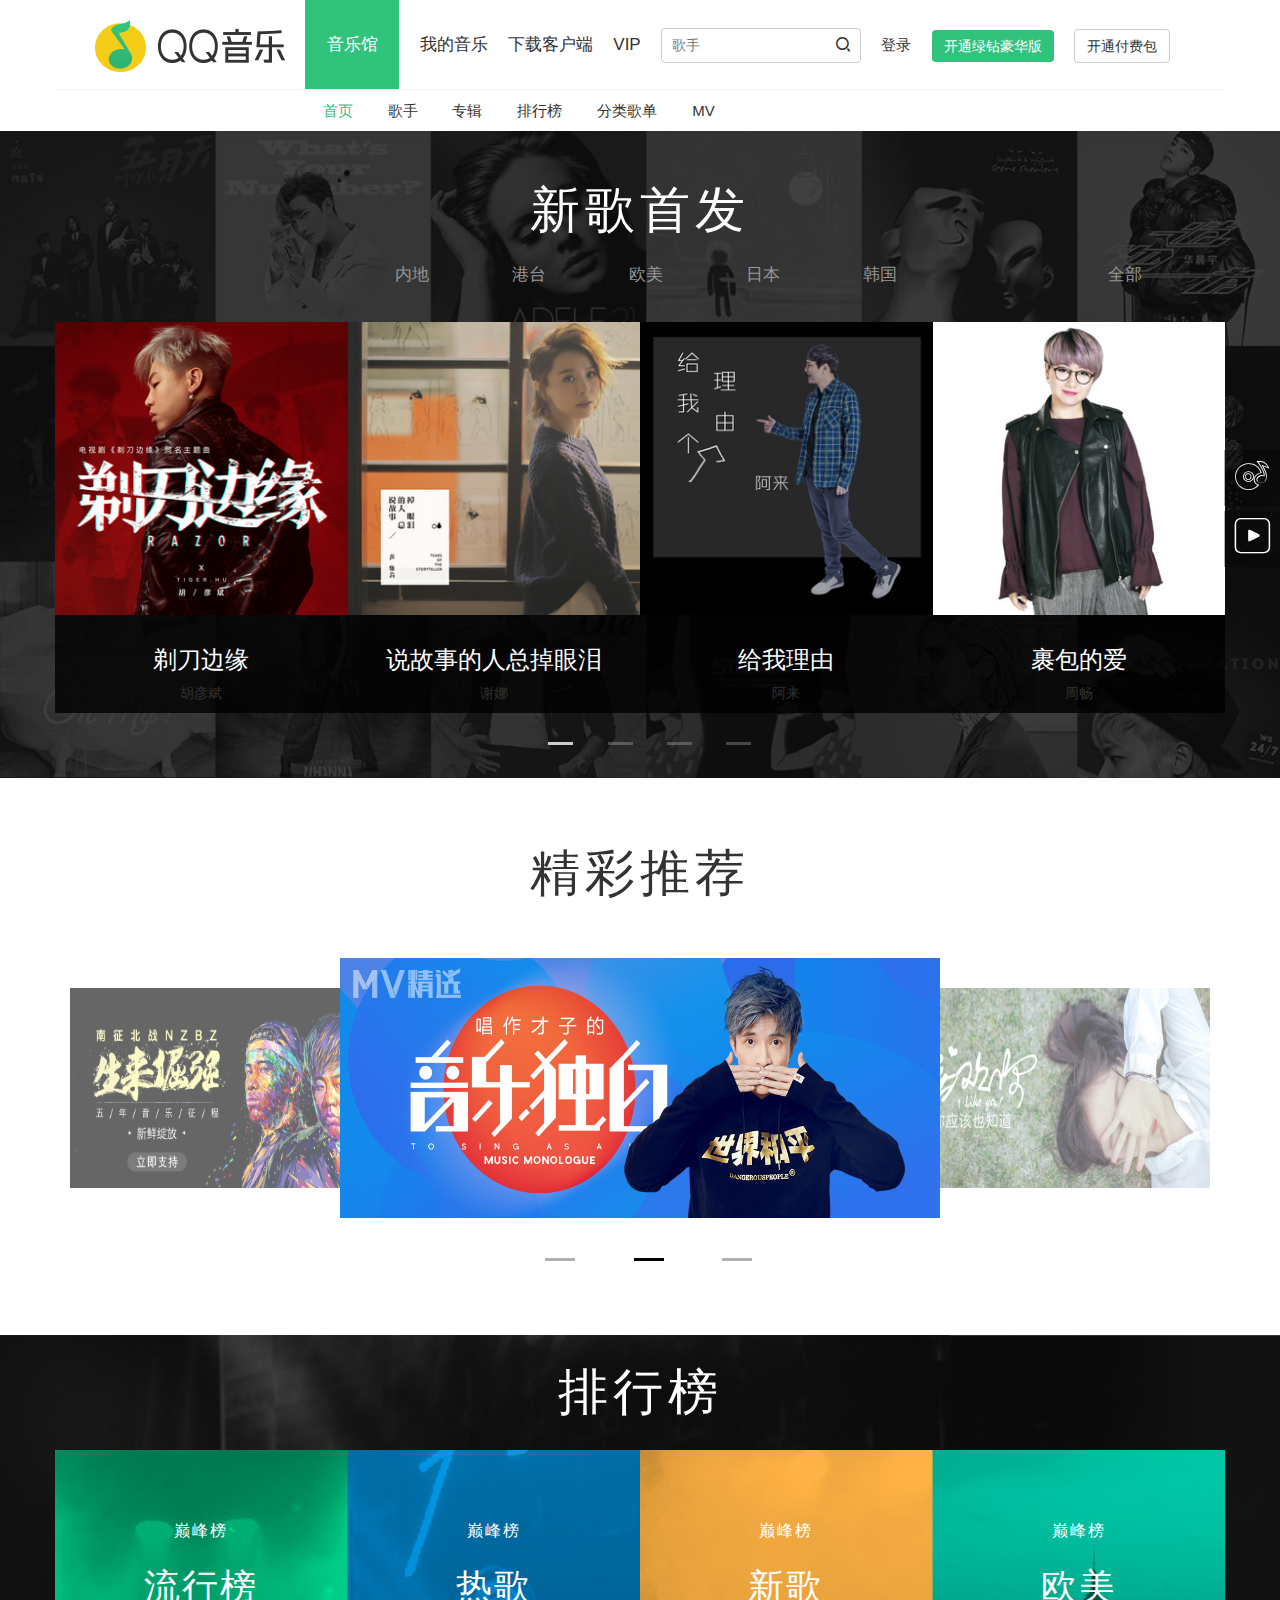
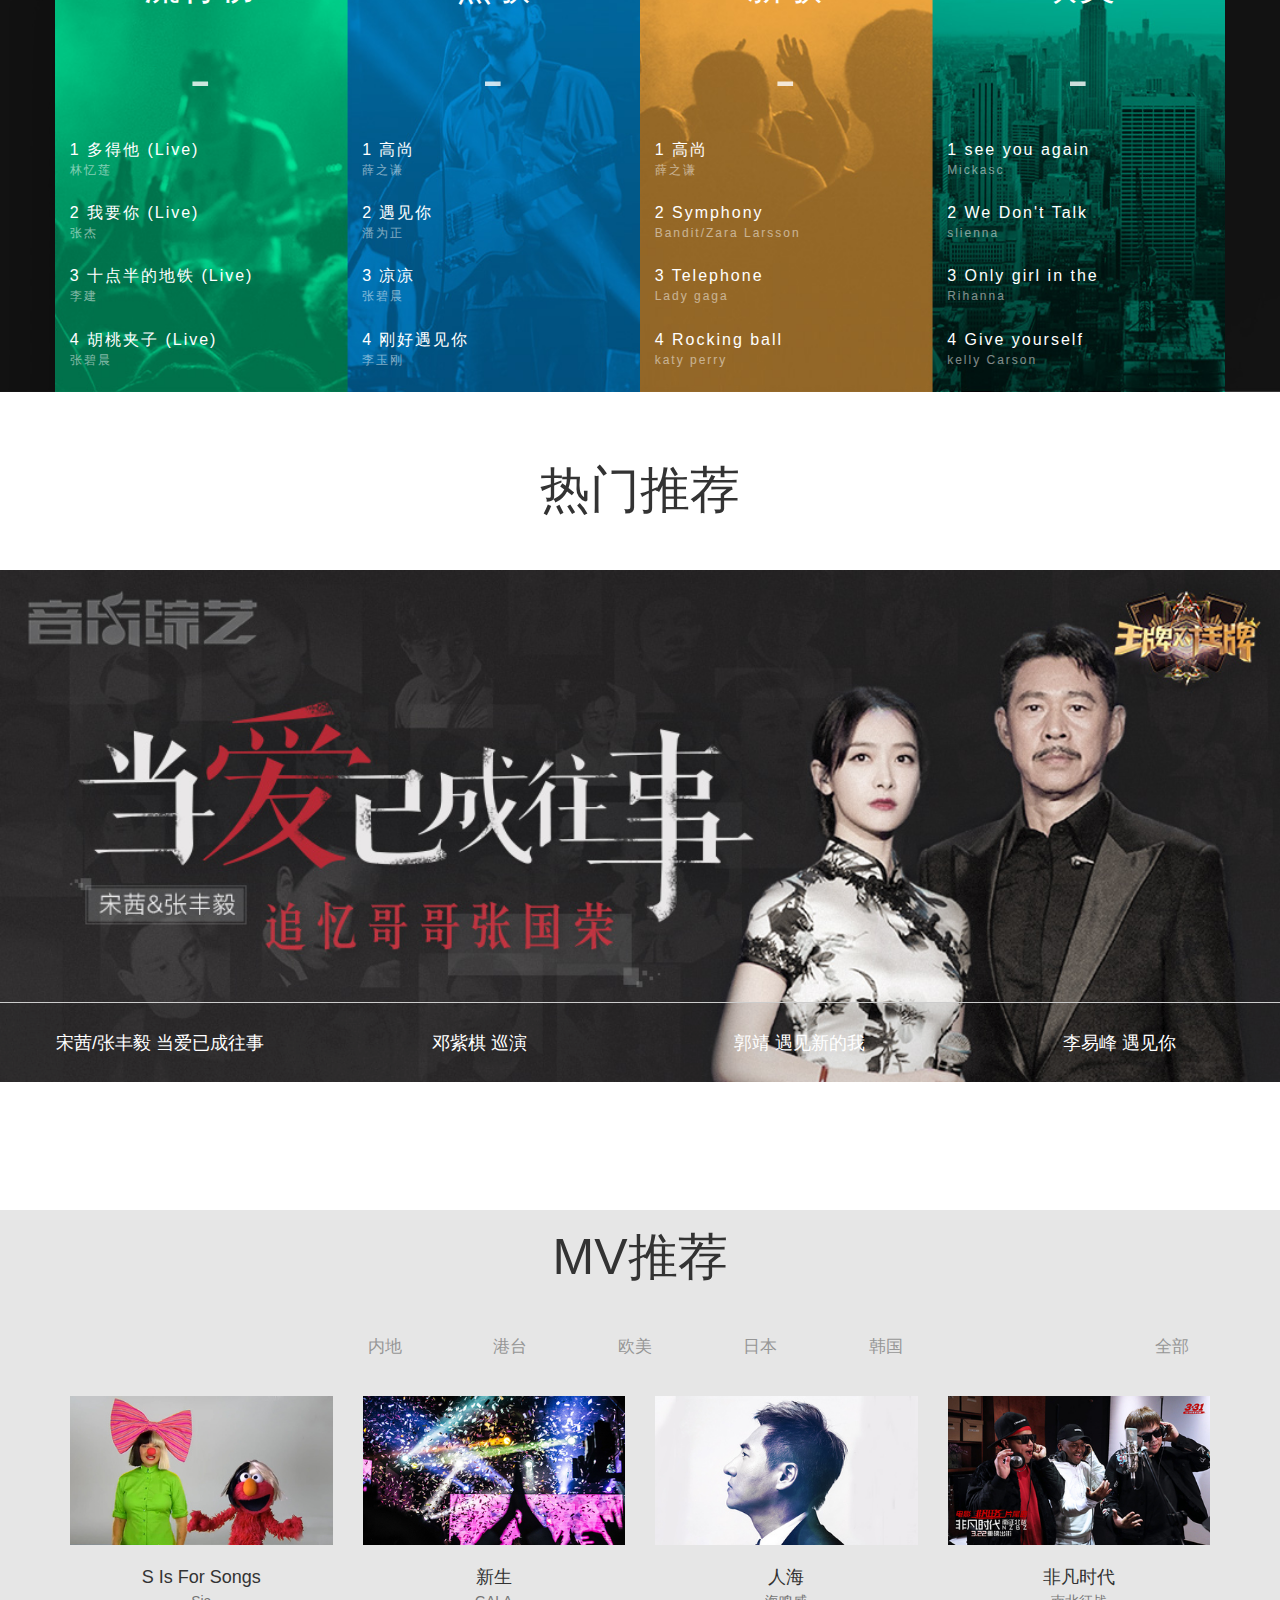
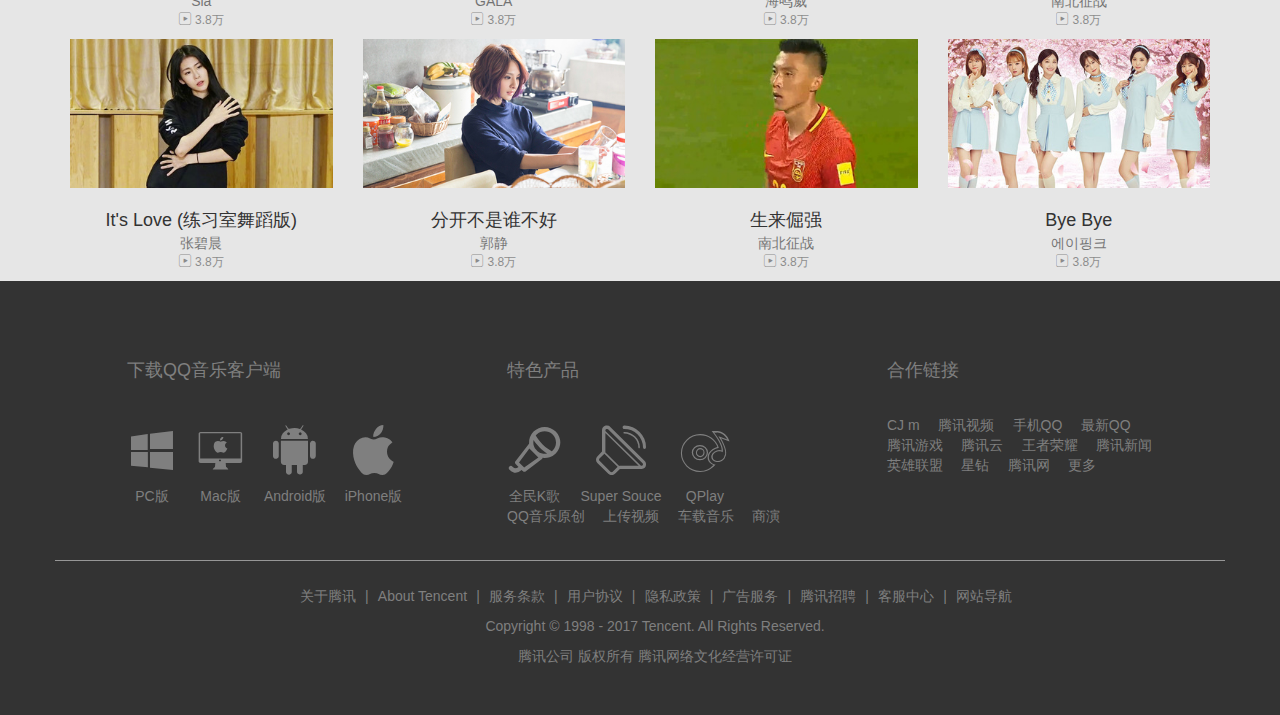
<file: index.html>
<!DOCTYPE html>
<html lang="en">
<head>
	<meta charset="UTF-8">
	<title>QQ音乐 - 中国最新最全免费正版高品质音乐平台！</title>
    <link rel="shortcut icon" href="./images/titlelogo.png"/>
	<link rel="stylesheet" type="text/css" href="./css/normalize.css">
    <link rel="stylesheet" type="text/css" href="css/bootstrap.min.css">
    <link rel="stylesheet" type="text/css" href="./css/qqmusic.css">
    <script src="js/jquery-1.11.3.js"></script>
    <script src="js/bootstrap.js"></script>
</head>
<body>
<!-- 顶部导航栏 -->
<div class="container">
	<div class="head-top">
	       <!-- 顶部菜单 -->
	     	<ul class="headTop row">
	     	<li><a class="" href="#"><img src="images/logo.png" alt=""></a></li>
	  		<li class=""><a href="#">音乐馆</a></li>
	  		<li class=""><a href="#">我的音乐</a></li>
	  		<li class=""><a href="#">下载客户端</a></li>
	  		<li class=""><a href="#">VIP</a></li>
	  		<li class="drowli"><a href=""></a><input type="search" class="singer-search" placeholder="歌手"><i icon="icon-search">n</i><ul id="head-top-Drowdown" class="list-group head-top-Drowdown">
	  			 <li class="list-group-item">1、张碧晨</li>
				 <li class="list-group-item">2、华晨宇</li>
				 <li class="list-group-item">3、谭晶</li>
				 <li class="list-group-item">4、陈奕迅</li>
				 <li class="list-group-item">5、赵雷</li>
	  		</ul></li>
	  		<li><a href="#" class="dl-personal" data-toggle="modal" data-target="#mymodal-data">登录</a></li>
	  		<li><a href="#"><button class="btn btn-success">开通绿钻豪华版</button></a></li>
	  		<li><a href="#"><button class="btn btn-default">开通付费包</button></a></li>
	        <li><a href="#"><button class="btn btn-default mobile-menu">三</button></a>
	        </li>
	  	</ul>
	  	</div>
	  	<!-- 顶部菜单2 -->
	  	<div class="container row head-top-2">
	  	<ul class="col-md-10 col-md-offset-2 headTop2">
	  		<li><a href="#" style="color:#31C27C;">首页</a></li>
	  		<li><a href="#">歌手</a></li>
	  		<li><a href="#">专辑</a></li>
	  		<li><a href="#">排行榜</a></li>
	  		<li><a href="#">分类歌单</a></li>
	  		<li><a href="#">MV</a></li>
	  	</ul>
	  	</div>
	  	<!-- 相应手机端菜单 -->
	   <div class="list-group mobilemenu-list">
         <a href="#" class="list-group-item">音乐馆</a>
		 <a href="#" class="list-group-item">我的音乐</a>
		 <a href="#" class="list-group-item">下载客户端</a>
		 <a href="#" class="list-group-item">绿钻专场</a>
		 <a href="#" class="list-group-item">关于</a>
</div>
	</div>

<!-- 模态框	 -->
<div class="modal fade" id="mymodal-data" tabindex="-1" role="dialog" aria-labelledby="mySmallModalLabel" aria-hidden="true">
	<div class="modal-dialog">
		<div class="modal-content">
			<div class="modal-header">
				<button type="button" class="close" data-dismiss="modal"><span aria-hidden="true">&times;</span><span class="sr-only">Close</span></button>
			</div>
			<div class="modal-body">
			<!-- 二维码登录页 -->
			   <div class="ewm-login">
				<p>快速安全登录</p>
				<p>请使用<a href="">QQ手机版</a>扫描二维码，</p>
                <p>安全登录，防止盗号。</p>
                <a href=""><img src="images/erweima.png" alt=""></a>
                </div>
                <!-- 账号登录页 -->
                <div class="zh-login">
                	<p>帐号密码登录</p>
                    <p>推荐使用<a href="#" class="ks-login">快速安全登录</a>，防止盗号。</p>
			    <form>
			    <input type="text" class="form-control username" placeholder="支持QQ号/邮箱/手机号登录"><br>
			    <input type="password" class="form-control password" placeholder="密码"><br>
			    <button data-dismiss="modal" class="btn-login btn btn-primary btn-lg btn-block">登录</button>
			    </form>
                </div>
			</div>
			<div class="modal-footer">
				<a href="#" class="motai-qiehuan">账号密码登录</a><a href=""> | </a>
				<a href="#">注册新账号</a><a href=""> | </a>
				<a href="#">意见反馈</a>
			</div>
		</div>
	</div>
</div>

<!-- 主体一 -->
<div id="main-head">
    <h1>新歌首发</h1>
    <div class="container">
    <ul class="gequfenlei-1 col-sm-offset-3 row">
    	<li><a href="#">内地</a></li>
    	<li><a href="#">港台</a></li>
    	<li><a href="#">欧美</a></li>
    	<li><a href="#">日本</a></li>
    	<li><a href="#">韩国</a></li>
    	<li><a href="#">全部</a></li>
    </ul>
    </div>
    <span href="" class="ic-left"><i icon="icon-left">k</i></span>
    <span href="" class="ic-right"><i icon="icon-right">k</i></span>
    <div class="container" id="lunboBox">
    <div id="lunbo">
    	<div class="pull-left lb-item">
    		<ul class="lunbo-img">
    			<li>
    			    <div class="img-zhezhao"></div>
    			    <i icon="icon-search">i</i>
    				<img class="lunbo-img-zj" src="./images/1.jpg">
    				<h3 class="singer-msg">剃刀边缘<i icon="icon-search">j</i></h3>
    				<p class="singer-msg">胡彦斌</p>
    			</li>

    			<li>
    			<div class="img-zhezhao"></div>
    			<i icon="icon-search">i</i>
    			<img src="./images/2.jpg">
    			    <h3 class="singer-msg">说故事的人总掉眼泪<i icon="icon-search">j</i></h3>
    				<p class="singer-msg">谢娜</p>
    			</li>

    			<li>
    			   <div class="img-zhezhao"></div>
    			   <i icon="icon-search">i</i>
    				<img src="./images/3.jpg">
    				<h3 class="singer-msg">给我理由<i icon="icon-search">j</i></h3>
    				<p class="singer-msg">阿来</p>
    			</li>

    			<li>
    			    <div class="img-zhezhao"></div>
    			    <i icon="icon-search">i</i>
    				<img src="./images/4.jpg">
    				<h3 class="singer-msg">裹包的爱<i icon="icon-search">j</i></h3>
    				<p class="singer-msg">周畅</p>
    			</li>
    		</ul>
    	</div>
    	<div class="pull-left lb-item">
    		<ul class="lunbo-img">
    			<li>
    			    <div class="img-zhezhao"></div>
    			    <i icon="icon-search">i</i>
    				<img class="lunbo-img-zj" src="./images/5.jpg">
    				<h3 class="singer-msg">Single Boy<i icon="icon-search">j</i></h3>
    				<p class="singer-msg">尚雯婕</p>
    			</li>

    			<li>
    			<div class="img-zhezhao"></div>
    			<i icon="icon-search">i</i>
    			<img src="./images/6.jpg">
    			    <h3 class="singer-msg">Don't say<i icon="icon-search">j</i></h3>
    				<p class="singer-msg">陈梓童</p>
    			</li>

    			<li>
    			   <div class="img-zhezhao"></div>
    			   <i icon="icon-search">i</i>
    				<img src="./images/7.jpg">
    				<h3 class="singer-msg">回看<i icon="icon-search">j</i></h3>
    				<p class="singer-msg">宁桓宇</p>
    			</li>

    			<li>
    			    <div class="img-zhezhao"></div>
    			    <i icon="icon-search">i</i>
    				<img src="./images/8.jpg">
    				<h3 class="singer-msg">旧日情书<i icon="icon-search">j</i></h3>
    				<p class="singer-msg">水木年华</p>
    			</li>
    		</ul>
    	</div>
    	<div class="pull-left lb-item">
    		<ul class="lunbo-img">
    			<li>
    			    <div class="img-zhezhao"></div>
    			    <i icon="icon-search">i</i>
    				<img class="lunbo-img-zj" src="./images/9.jpg">
    				<h3 class="singer-msg">Lundun<i icon="icon-search">j</i></h3>
    				<p class="singer-msg">全英音乐</p>
    			</li>

    			<li>
    			<div class="img-zhezhao"></div>
    			<i icon="icon-search">i</i>
    			<img src="./images/10.jpg">
    			    <h3 class="singer-msg">你和他故事<i icon="icon-search">j</i></h3>
    				<p class="singer-msg">刘锦泽</p>
    			</li>

    			<li>
    			   <div class="img-zhezhao"></div>
    			   <i icon="icon-search">i</i>
    				<img src="./images/11.jpg">
    				<h3 class="singer-msg">SNH48<i icon="icon-search">j</i></h3>
    				<p class="singer-msg">未来</p>
    			</li>

    			<li>
    			    <div class="img-zhezhao"></div>
    			    <i icon="icon-search">i</i>
    				<img src="./images/12.jpg">
    				<h3 class="singer-msg">逃<i icon="icon-search">j</i></h3>
    				<p class="singer-msg">黄汐源</p>
    			</li>
    		</ul>
    	</div>
    	<div class="pull-left lb-item">
    		<ul class="lunbo-img">
    			<li>
    			    <div class="img-zhezhao"></div>
    			    <i icon="icon-search">i</i>
    				<img class="lunbo-img-zj" src="./images/13.jpg">
    				<h3 class="singer-msg">年华<i icon="icon-search">j</i></h3>
    				<p class="singer-msg">潘为正</p>
    			</li>

    			<li>
    			<div class="img-zhezhao"></div>
    			<i icon="icon-search">i</i>
    			<img src="./images/14.jpg">
    			    <h3 class="singer-msg">月光曲<i icon="icon-search">j</i></h3>
    				<p class="singer-msg">林小浩</p>
    			</li>

    			<li>
    			   <div class="img-zhezhao"></div>
    			   <i icon="icon-search">i</i>
    				<img src="./images/15.jpg">
    				<h3 class="singer-msg">相遇车站<i icon="icon-search">j</i></h3>
    				<p class="singer-msg">陈小浩</p>
    			</li>

    			<li>
    			    <div class="img-zhezhao"></div>
    			    <i icon="icon-search">i</i>
    				<img src="./images/8.jpg">
    				<h3 class="singer-msg">狼<i icon="icon-search">j</i></h3>
    				<p class="singer-msg">刘木木</p>
    			</li>
    		</ul>
    	</div>
    	<div class="pull-left lb-item">
    		<ul class="lunbo-img">
    			<li>
    			    <div class="img-zhezhao"></div>
    			    <i icon="icon-search">i</i>
    				<img class="lunbo-img-zj" src="./images/1.jpg">
    				<h3 class="singer-msg">剃刀边缘<i icon="icon-search">j</i></h3>
    				<p class="singer-msg">胡彦斌</p>
    			</li>

    			<li>
    			<div class="img-zhezhao"></div>
    			<i icon="icon-search">i</i>
    			<img src="./images/2.jpg">
    			    <h3 class="singer-msg">说故事的人总掉眼泪<i icon="icon-search">j</i></h3>
    				<p class="singer-msg">谢娜</p>
    			</li>

    			<li>
    			   <div class="img-zhezhao"></div>
    			   <i icon="icon-search">i</i>
    				<img src="./images/3.jpg">
    				<h3 class="singer-msg">给我理由<i icon="icon-search">j</i></h3>
    				<p class="singer-msg">阿来</p>
    			</li>

    			<li>
    			    <div class="img-zhezhao"></div>
    			    <i icon="icon-search">i</i>
    				<img src="./images/4.jpg">
    				<h3 class="singer-msg">裹包的爱<i icon="icon-search">j</i></h3>
    				<p class="singer-msg">周畅</p>
    			</li>
    		</ul>
    	</div>
    </div>
    </div>	
    <ul class="col-xs-offset-5 container jiaodian">
	    <li>0</li>
	    <li>1</li>
	    <li>2</li>
	    <li>3</li>
    </ul>
</div>
 
<div class="main-mid">
    <h1>精彩推荐</h1>
    <span href="" class="icm-left"><i icon="icon-xzleft">k</i></span>
    <span href="" class="icm-right"><i icon="icon-xzright">k</i></span>
	<div class="container xzmaBox">
		<div id="xzmaItem">
             <img src="./images/xz1.jpg">
			 <img src="./images/xz2.jpg">
             <img src="./images/xz3.jpg">
		</div>
        <ul class="container xzmaJd row col-xs-offset-5">
            <li>0</li>
            <li>1</li>
            <li>2</li>
        </ul>
	</div>
</div>

    <div class="container-fluid ranking">
       <h1>排行榜</h1>
        <div class="container rankingList">

          <div class="rakList">
            <div><i icon="icon-bf">i</i></div>
            <ul>
               <li>巅峰榜</li>
               <li><h1>流行榜</h1></li>
               <li class="icon-bf" icon="icon-bf">-</li>
               <li>1 多得他 (Live)<span>林忆莲</span></li>
               <li>2 我要你 (Live)<span>张杰</span></li>
               <li>3 十点半的地铁 (Live)<span>李建</span></li>
               <li>4 胡桃夹子 (Live)<span>张碧晨</span></li>
            </ul>
            </div>

        <div class="rakList">
               <div><i icon="icon-bf">i</i></div>
            <ul>
               <li>巅峰榜</li>
               <li><h1>热歌</h1></li>
               <li class="icon-bf" icon="icon-bf">-</li>
               <li>1 高尚<span>薛之谦</span></li>
               <li>2 遇见你<span>潘为正</span></li>
               <li>3 凉凉<span>张碧晨</span></li>
               <li>4 刚好遇见你<span>李玉刚</span></li>
            </ul>
            </div>

        <div class="rakList">
               <div><i icon="icon-bf">i</i></div>
            <ul>
               <li>巅峰榜</li>
               <li><h1>新歌</h1></li>
               <li class="icon-bf" icon="icon-bf">-</li>
               <li>1 高尚<span>薛之谦</span></li>
               <li>2 Symphony<span>Bandit/Zara Larsson</span></li>
               <li>3 Telephone<span>Lady gaga</span></li>
               <li>4 Rocking ball<span>katy perry</span></li>
            </ul>
            </div>

        <div class="rakList">
               <div><i icon="icon-bf">i</i></div>
            <ul>
               <li>巅峰榜</li>
               <li><h1>欧美</h1></li>
               <li class="icon-bf" icon="icon-bf">-</li>
               <li> 1 see you again<span>Mickasc</span></li>
               <li> 2 We Don't Talk<span>slienna</span></li>
               <li> 3 Only girl in the <span>Rihanna</span></li>
               <li> 4 Give yourself<span>kelly Carson</span></li>
            </ul>
            </div>
        </div>
    </div>  
    <div id="cbnav">
        <div id="navTop"><i icon="icon-search">o</i></div>
        <div><a href="player.html" style="color:white;"><i icon="icon-search">p</i></a></div>
        <div><a href="video.html" style="color:white;"><i icon="icon-search">m</i></a></div>
    </div>  

    <div class="container-fluid singermsg">
         <h1>热门推荐</h1>
        <img id="whichpic" src="./images/select1.jpg">
        <div class="singermsgnav">
        <div class="select1">宋茜/张丰毅 当爱已成往事</div>
        <div class="select2">邓紫棋 巡演</div>
        <div class="select3">郭靖 遇见新的我</div>
        <div class="select4">李易峰 遇见你</div>
        </div>
    </div>

    <div class="container-fluid MVshoubo">
      <h1>MV推荐</h1>
      <ul class="MVnav col-sm-offset-3 row">
        <li><a href="#">内地</a></li>
        <li><a href="#">港台</a></li>
        <li><a href="#">欧美</a></li>
        <li><a href="#">日本</a></li>
        <li><a href="#">韩国</a></li>
        <li><a href="#">全部</a></li>
    </ul>
        <div class="container">
            <div class="row MvListcontainer">
                <div class="col-xs-6 col-sm-3 Mvlist">
                    <div class="pickuang"><img src="./images/0 (1).jpg" alt=""></div>
                   <div class="mvzhezhao"><i icon="icon-bf">i</i></div>
                    <p>S Is For Songs</p>
                    <a href="">Sia</a>
                    <p><i icon="icon-search">m</i> 3.8万</p>
                </div>
                 <div class="col-xs-6 col-sm-3 Mvlist">
                    <div class="pickuang"><img src="./images/0.jpg" alt=""></div>
                   <div class="mvzhezhao"><i icon="icon-bf">i</i></div>
                    <p>新生</p>
                    <a href="">GALA</a>
                    <p><i icon="icon-search">m</i> 3.8万</p>
                </div> 
                <div class="col-xs-6 col-sm-3 Mvlist">
                    <div class="pickuang"><img src="./images/0 (2).jpg" alt=""></div>
                   <div class="mvzhezhao"><i icon="icon-bf">i</i></div>
                    <p>人海</p>
                    <a href="">海鸣威</a>
                    <p><i icon="icon-search">m</i> 3.8万</p>
                </div> 

                <div class="col-xs-6 col-sm-3 Mvlist">
                    <div class="pickuang"><img src="./images/0 (3).jpg" alt=""></div>
                   <div class="mvzhezhao"><i icon="icon-bf">i</i></div>
                    <p>非凡时代 </p>
                    <a href="">南北征战</a>
                    <p><i icon="icon-search">m</i> 3.8万</p>
                </div> 

                <div class="col-xs-6 col-sm-3 Mvlist">
                    <div class="pickuang"><img src="./images/0 (4).jpg" alt=""></div>
                   <div class="mvzhezhao"><i icon="icon-bf">i</i></div>
                    <p>It's Love (练习室舞蹈版)</p>
                    <a href="">张碧晨 </a>
                    <p><i icon="icon-search">m</i> 3.8万</p>
                </div> 

                <div class="col-xs-6 col-sm-3 Mvlist">
                    <div class="pickuang"><img src="./images/0 (5).jpg" alt=""></div>
                   <div class="mvzhezhao"><i icon="icon-bf">i</i></div>
                    <p>分开不是谁不好</p>
                    <a href="">郭静</a>
                    <p><i icon="icon-search">m</i> 3.8万</p>
                </div> 

                <div class="col-xs-6 col-sm-3 Mvlist">
                    <div class="pickuang"><img src="./images/0 (6).jpg" alt=""></div>
                   <div class="mvzhezhao"><i icon="icon-bf">i</i></div>
                    <p>生来倔强</p>
                    <a href="">南北征战</a>
                    <p><i icon="icon-search">m</i> 3.8万</p>
                </div>

                <div class="col-xs-6 col-sm-3 Mvlist">
                    <div class="pickuang"><img src="./images/0 (7).jpg" alt=""></div>
                   <div class="mvzhezhao"><i icon="icon-bf">i</i></div>
                    <p>Bye Bye</p>
                    <a href="">에이핑크</a>
                    <p><i icon="icon-search">m</i> 3.8万</p>
                </div> 
               
            </div>
        </div>
    </div>

     <div class="container-fluid main-foot">
        <div class="container foot-con">
            <div class="foot-menu col-xs-6 col-md-4">
                <p>下载QQ音乐客户端</p>
                <ul>
                    <li><i icon="icon-foot">f</i><br>PC版</li>
                    <li><i icon="icon-foot">a</i><br>Mac版</li>
                    <li><i icon="icon-foot">g</i><br>Android版</li>
                    <li><i icon="icon-foot">l</i><br>iPhone版</li>
                </ul>
            </div>

               <div class="foot-menu col-xs-6 col-md-4">
                <p>特色产品</p>
                <ul>
                    <li><i icon="icon-foot">c</i><br>全民K歌</li>
                    <li><i icon="icon-foot">e</i><br>Super Souce</li>
                    <li><i icon="icon-foot">p</i><br>QPlay</li>
                </ul>

                <ul>
                    <li>QQ音乐原创</li>
                    <li>上传视频</li> 
                </ul><br>

                 <ul>
                    <li>车载音乐</li>
                    <li>商演</li>
                </ul>
            </div>
            
             <div class="foot-menu col-xs-6 col-md-4">
                <p>合作链接</p>
                <ul>
                    <li>CJ m</li>
                    <li>腾讯视频</li>
                    <li>手机QQ</li>
                </ul>

                 <ul>
                    <li>最新QQ</li>
                    <li>腾讯游戏</li>
                    <li>腾讯云</li>
                </ul>

                 <ul>
                    <li>王者荣耀</li>
                    <li>腾讯新闻</li>
                    <li>英雄联盟</li>
                </ul>

                 <ul>
                    <li>星钻</li>
                    <li>腾讯网</li>
                    <li>更多</li>
                </ul>
            </div>
        </div>

        <div class="footer container">
            <ul class="col-md-offset-2">
                <li>关于腾讯</li>
                <li>|</li>
                <li>About Tencent</li>
                <li>|</li>
                <li>服务条款</li>
                <li>|</li>
                <li>用户协议</li>
                <li>|</li>
                <li>隐私政策</li>
                <li>|</li>
                <li>广告服务</li>
                <li>|</li>
                <li>腾讯招聘</li>
                <li>|</li>
                <li>客服中心</li>
                <li>|</li>
                <li>网站导航</li>
            </ul>   
            <br>
            <p class="container">Copyright © 1998 - 2017 Tencent. <a href="">All Rights Reserved.</a></p>
            <p class="container">腾讯公司 版权所有 腾讯网络文化经营许可证</p>
        </div>
     </div>
    <script src="js/qqmusic.js"></script>
</body>
</html>
</file>
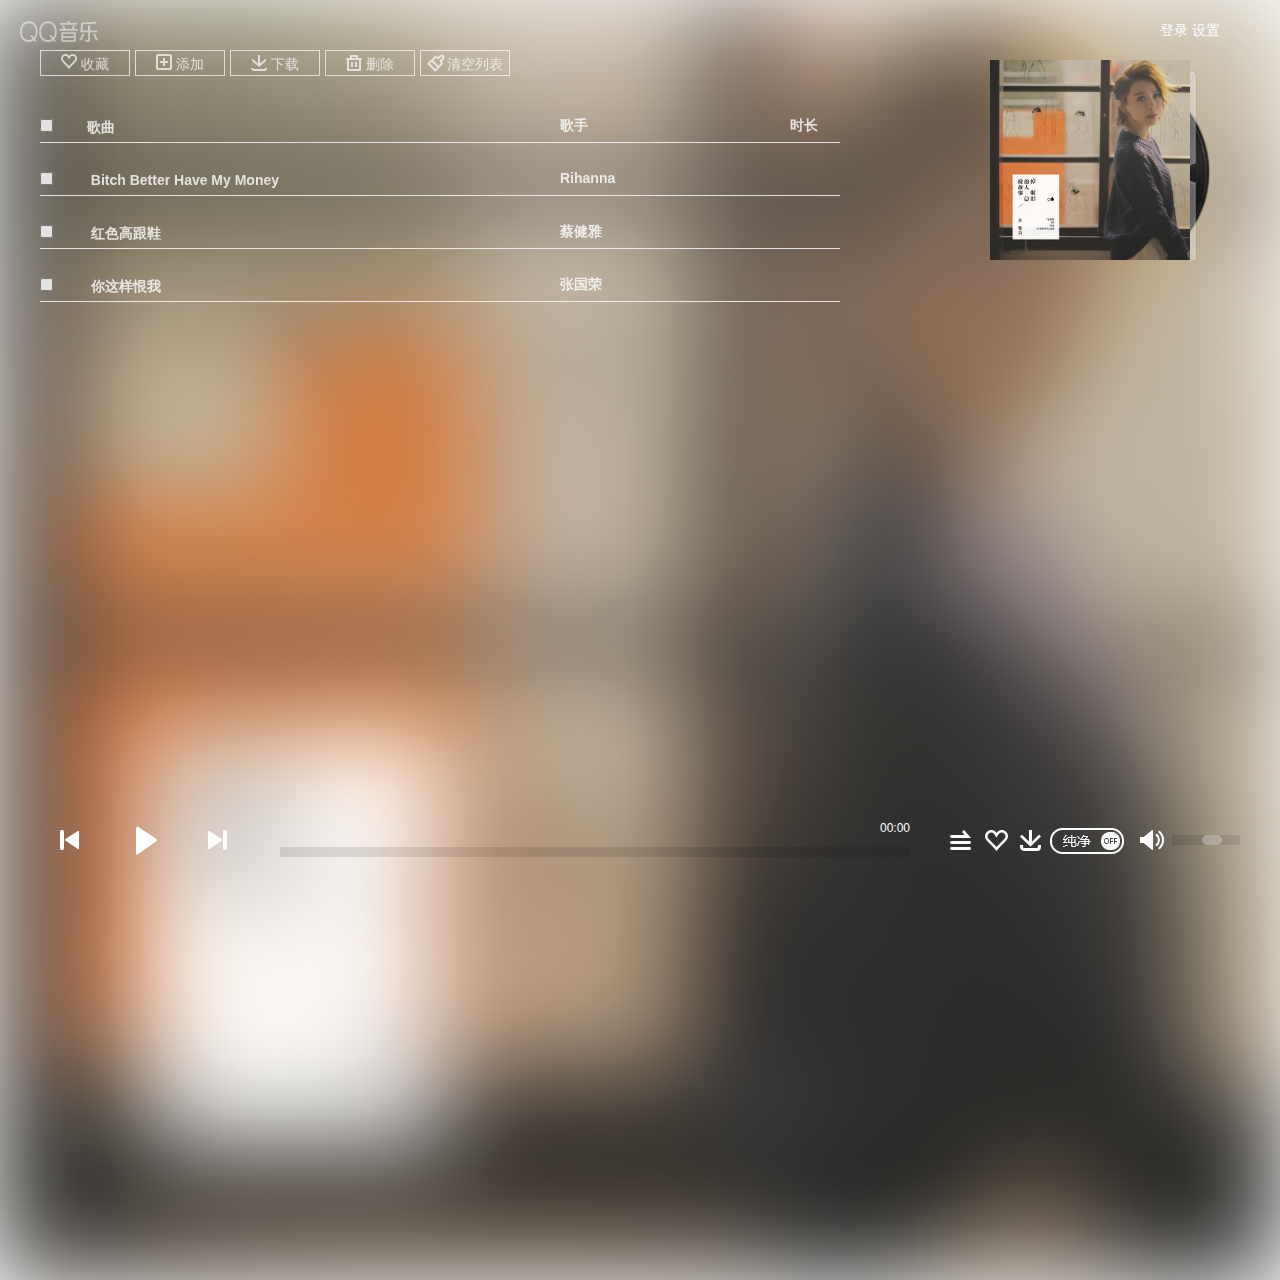
<file: player.html>
<!DOCTYPE html>
<html lang="en">
<head>
	<meta charset="UTF-8">
	<title>Document</title>
	<link rel="shortcut icon" href="./images/titlelogo.png"/>
	<link rel="stylesheet" type="text/css" href="./css/normalize.css">
    <link rel="stylesheet" type="text/css" href="css/bootstrap.min.css">
    <link rel="stylesheet" type="text/css" href="./css/player.css">
    <script src="js/jquery-1.11.3.js"></script>
    <script src="js/bootstrap.js"></script>
</head>
<body class="body">

<img src="./images/2.jpg" class="blur imgfilter" alt="">


<div class="Titlelogo">
	<img src="./images/player_logo.png" alt="">
</div>


<div class="Titlelogin">
	<a href="#" class="dl-personal" data-toggle="modal" data-target="#mymodal-data">登录</a>
	<a href="">设置</a>
</div>


<div class="playerbody">
	<div class="leftsonglist">
	    <div class="listmenu">
	    	<ul>
	    		<li class="dl-personal" data-toggle="modal" data-target="#mymodal-data"><i>&nbsp;</i>收藏</li>
	    		<li><i>&nbsp;</i><input id="addsong" type="file" name="file" />添加</li>
	    		<li class="dl-personal" data-toggle="modal" data-target="#mymodal-data"><i>&nbsp;</i>下载</li>
	    		<li class="removesong"><i>&nbsp;</i>删除</li>
	    		<li id="showSure"><i>&nbsp;</i>清空列表</li>
	    	</ul>
	    </div>	

	    <div class="songlist">
	 <ul class="Songlist">
	  	<li>
	  		<input class="maincheck" type="checkbox">
	  		<label><embed src="./images/wave.gif" />歌曲</label> 
	  		<label>歌手</label>
	  		<label></label>
	  		<label>时长</label>
	  	</li>

			<li class="songrow">
			<input class="checksong" type="checkbox">
			<label name="song0" class="songName" alt="Rihanna - Bitch Better Have My Money">
			<embed src="./images/wave.gif" />
			 Bitch Better Have My Money
			</label>
			<label>
			<i name="song0"  class="songNamei" alt="Rihanna - Bitch Better Have My Money">&nbsp;</i>
			<i class="dl-personal" data-toggle="modal" data-target="#mymodal-data">&nbsp;</i>
			<i class="dl-personal" data-toggle="modal" data-target="#mymodal-data">&nbsp;</i>
			<i class="dl-personal" data-toggle="modal" data-target="#mymodal-data">&nbsp;</i>
			</label>
			<label>Rihanna</label>
			<label class="songtime"></label>
			</li>


			<li class="songrow">
			<input class="checksong" type="checkbox">
			<label name="song1" class="songName" alt="蔡健雅 - 红色高跟鞋">
			<embed src="./images/wave.gif" /> 
			红色高跟鞋
			</label> 
			<label>
			<i name="song1" class="songNamei" alt="蔡健雅 - 红色高跟鞋">&nbsp;</i>
			<i class="dl-personal" data-toggle="modal" data-target="#mymodal-data">&nbsp;</i>
			<i class="dl-personal" data-toggle="modal" data-target="#mymodal-data">&nbsp;</i>
			<i class="dl-personal" data-toggle="modal" data-target="#mymodal-data">&nbsp;</i>
			</label>
			<label>蔡健雅</label>
			<label class="songtime"></label>
			</li>


			<li class="songrow">
			<input class="checksong" type="checkbox">
			<label name="song2" class="songName" alt="张国荣 - 你这样恨我">
			<embed src="./images/wave.gif" /> 
			你这样恨我
			</label>
			<label>
			<i name="song2" class="songNamei" alt="张国荣 - 你这样恨我">&nbsp;</i>
			<i class="dl-personal" data-toggle="modal" data-target="#mymodal-data">&nbsp;</i>
			<i class="dl-personal" data-toggle="modal" data-target="#mymodal-data">&nbsp;</i>
			<i class="dl-personal" data-toggle="modal" data-target="#mymodal-data">&nbsp;</i>
			</label>
			<label>张国荣</label>
			<label class="songtime"></label>
			</li>

	  		</ul>
        </div>
	</div>





	<div class="rightLrc">
		<div class="songImg">
			<img class="lrcimg" src="./images/2.jpg">
			<p class="lrsongname"></p>
			<p class="lrcsinger"></p>
		</div>

		<div id="songgeci">
			
		</div>
	</div>
</div>



<div class="controlFoot">
	<div class="leftcontrol">
		<span class="thelast">&nbsp;</span>
		<span class="spbutton">&nbsp;</span>
		<span class="thenext">&nbsp;</span>
	    <div class="controlrange">
	    <p class="lrsongname">&nbsp;</p>
	    <p class="lrcsinger">&nbsp;</p>
	    <p class="updataTime">00:00</p>
        <div id="jingdutiao">
        <span id="hualun"></span>
        </div>
	  </div>
</div>


	<div class="rightcontrol">
		<span>&nbsp;</span>
		<span>&nbsp;</span>
		<span>&nbsp;</span>
		<span>&nbsp;</span>
		<span class="jingying">&nbsp;</span>
		<div class="voicecontrol">
		<span id="voicehualun"></span>
		</div>
	</div>
</div>

<audio id="mainplayer" src="">您的浏览器不支持 audio 标签!</audio>


<!-- 模态框 -->
<div class="modal fade" id="mymodal-data" tabindex="-1" role="dialog" aria-labelledby="mySmallModalLabel" aria-hidden="true">
	<div class="modal-dialog">
		<div class="modal-content">
			<div class="modal-header">
				<button type="button" class="close" data-dismiss="modal"><span aria-hidden="true">&times;</span><span class="sr-only">Close</span></button>
			</div>
			<div class="modal-body">
			<!-- 二维码登录页 -->
			   <div class="ewm-login">
				<p>快速安全登录</p>
				<p>请使用<a href="">QQ手机版</a>扫描二维码，</p>
                <p>安全登录，防止盗号。</p>
                <a href=""><img src="images/erweima.png" alt=""></a>
                </div>
                <!-- 账号登录页 -->
                <div class="zh-login">
                	<p>帐号密码登录</p>
                    <p>推荐使用<a href="#" class="ks-login">快速安全登录</a>，防止盗号。</p>
			    <form>
			    <input type="text" class="form-control username" placeholder="支持QQ号/邮箱/手机号登录"><br>
			    <input type="password" class="form-control password" placeholder="密码"><br>
			    <button data-dismiss="modal" class="btn-login btn btn-primary btn-lg btn-block">登录</button>
			    </form>
                </div>
			</div>
			<div class="modal-footer">
				<a href="#" class="motai-qiehuan">账号密码登录</a><a href=""> | </a>
				<a href="#">注册新账号</a><a href=""> | </a>
				<a href="#">意见反馈</a>
			</div>
		</div>
	</div>
</div>
<div id="sureclear">
   <div class="surebox">
   <p>QQ音乐</p>
   <p>！确定要清空播放列表吗</p>
   <img src="./images/loading.gif"/>
   <button type="button" id="sureclearbtn" class="btn btn-success">确定</button>
   <button type="button" id="unsureclearbtn" class="btn btn-default">取消</button>
   </div>
	
</div>
<script src="./js/player.js"></script>
</body>
</html>
</file>
<file: css/qqmusic.css>
@charset "utf-8";
@font-face {
  font-family: 'iconFont';
  src: url('../font/icomoon.eot') format('embedded-opentype'), url('../font/icomoon.svg') format('svg'), url('../font/icomoon.ttf') format('truetype'), url('../font/icomoon.woff') format('woff');
}
i[icon*="icon"],
li[icon*="icon"] {
  font-family: iconFont;
  font-style: normal;
}
img {
  margin: 0;
  padding: 0;
}
a:hover {
  text-decoration: none;
}
.headTop {
  border-bottom: 1px solid #F2F2F2;
}
.headTop > li {
  float: left;
  list-style: none;
  margin-right: 1.8%;
  position: relative;
}
.headTop > li > a {
  line-height: 89px;
  color: #333333;
  font-size: 17px;
}
.headTop > li > a:hover,
.headTop2 > li > a:hover {
  color: #31c27c;
  text-align: center;
}
.headTop > li:nth-of-type(2) {
  background: #31c27c;
  width: 94px;
  text-align: center;
}
.headTop > li:nth-of-type(2) > a {
  color: white;
}
.headTop > li:nth-of-type(7) > a {
  font-size: 15px;
}
.headTop > li:nth-of-type(8) > a > button {
  background: #31c27c;
  border: none;
}
.headTop > li > a + input {
  width: 200px;
  height: 35px;
  box-shadow: none;
  border: 1px solid #CCCCCC;
  border-radius: 4px;
  padding-left: 10px;
}
.head-top > ul > li:last-child {
  display: none;
}
.headTop > li > a + input + i {
  margin-left: -25px;
  cursor: pointer;
}
.headTop > li > a + input + i:hover {
  color: #31c27c;
}
.headTop > li > a + input:focus {
  box-shadow: none;
  outline: none;
  border: 1px solid #CCCCCC;
}
.head-top-Drowdown {
  padding: 0;
  margin-top: -28px;
  display: none;
  position: absolute;
  width: 100%;
}
#head-top-Drowdown > li {
  z-index: 3;
  background: white;
}
#head-top-Drowdown > li:hover {
  color: white;
  background: #31c27c;
}
.headTop2 {
  padding-left: 5.5%;
}
.headTop2 > li {
  float: left;
  list-style: none;
  margin-right: 4%;
}
.headTop2 > li > a {
  color: #333333;
  font-size: 15px;
}
.mobilemenu-list {
  display: none;
}
.mobilemenu-list > a:hover {
  color: white;
  background: #31c27c;
}
.modal-body {
  text-align: center;
}
.modal-footer,
.modal-header {
  border: 1px solid white;
}
.modal-footer > a {
  color: #333333;
}
.zh-login {
  display: none;
}
.zh-login > form {
  width: 70%;
  margin-left: 15%;
}
@media screen and (max-width: 1200px) {
  .headTop > li > a + input {
    width: 100px;
  }
  .ic-left,
  .ic-right,
  .icm-right,
  .icm-left {
    opacity: 0;
  }
  .headTop > li > a {
    font-size: 14px;
    line-height: 75px;
  }
  .headTop > li:nth-of-type(2) {
    width: 70px;
  }
  .head-top-2 {
    top: 85px;
  }
  #head-top-Drowdown {
    margin-top: -20px;
  }
  .mvzhezhao,
  .singer-msg,
  .jiaodian,
  .xzmaJd {
    display: none;
  }
  #lunboBox {
    height: 350px;
  }
  #main-head > #lunboBox {
    height: 300px;
  }
}
@media screen and (max-width: 993px) {
  .ic-left,
  .ic-right,
  .icm-right,
  .icm-left {
    opacity: 0;
  }
  .head-top > ul > li:first-child,
  .head-top > ul > li:last-child {
    display: block;
  }
  #main-head > #lunboBox {
    height: 250px;
  }
  .head-top > ul > li:last-child {
    float: right;
  }
  .singer-msg,
  .lunbo-img > li > i,
  .head-top > ul > li,
  .singermsgnav,
  .jiaodian,
  .xzmaJd,
  .ranking {
    display: none;
  }
  #lunboBox {
    height: 300px;
  }
}
@media screen and (max-width: 770px) {
  .ic-left,
  .ic-right,
  .icm-right,
  .icm-left {
    opacity: 0;
  }
  #main-head > #lunboBox {
    height: 200px;
  }
  .head-top > ul > li:first-child > a > img {
    width: 150px;
    height: 40px;
  }
  .footer > ul,
  .foot-con,
  .main-mid,
  .lunbo-img > li > i,
  .head-top-2,
  .singermsgnav,
  .singer-msg,
  .jiaodian,
  .xzmaJd,
  .ranking,
  #cbnav {
    display: none;
  }
  #main-head > #lunboBox {
    height: 190px;
  }
  .main-mid {
    margin-top: -300px;
    color: white;
  }
  h1 {
    font-size: 16px ;
  }
}
@media screen and (max-width: 600px) {
  #main-head > #lunboBox {
    height: 150px;
  }
}
/* 顶部样式结束 */
#main-head {
  width: 100%;
  overflow: hidden;
  position: relative;
  background: url('../images/bg_index_new.jpg');
  background-size: cover;
  text-align: center;
}
#main-head h1 {
  font-size: 50px;
  color: white;
  font-style: normal;
  letter-spacing: 5px;
  text-align: center;
  margin-bottom: 2%;
  margin-top: 4%;
}
.gequfenlei-1 > li,
.MVnav > li {
  float: left;
  list-style: none;
  margin-right: 10%;
  margin-bottom: 3%;
}
.gequfenlei-1 > li a,
.MVnav > li a {
  font-size: 17px;
  color: #969696;
}
.gequfenlei-1 > li > a:hover {
  color: white;
}
.MVnav > li > a:hover {
  color: black;
}
.gequfenlei-1 > li:last-child,
.MVnav > li:last-child {
  float: right;
}
#lunboBox {
  padding: 0;
  position: relative;
  height: 420px;
  overflow: hidden;
}
#lunbo {
  position: absolute;
  width: 500%;
  overflow: hidden;
}
#lunbo > div {
  width: 20%;
  float: left;
  background: rgba(0, 0, 0, 0.8);
  padding: 0;
  overflow: hidden;
}
.lunbo-img {
  padding: 0;
  margin: 0;
  width: 100%;
  overflow: hidden;
}
.lunbo-img li {
  cursor: pointer;
  margin: 0px;
  padding: 0px;
  float: left;
  width: 25%;
  list-style: none;
  position: relative;
  overflow: hidden;
}
.lunbo-img li div {
  position: absolute;
  top: 0px;
  width: 100%;
  background: black;
  opacity: 0;
}
.lunbo-img li img {
  margin: 0px;
  padding: 0px;
  width: 100%;
  margin-bottom: 4%;
  transition: all 0.3s ease;
}
.lunbo-img > li > i {
  position: absolute;
  top: 0;
  bottom: 0;
  left: 0;
  right: 0;
  margin: 34% auto;
  opacity: 0;
  font-size: 50px;
  color: white;
}
.lunbo-img > li > h3 > i {
  opacity: 0;
  position: absolute;
}
.lunbo-img > li > h3 {
  color: white;
}
.lunbo-img > li:hover > i {
  opacity: 1;
  transition: all 0.3s ease;
}
.lunbo-img > li:hover > img {
  width: 104%;
  height: 102%;
  margin-top: -4%;
  margin-left: -2%;
  transition: all 0.3s ease;
}
.lunbo-img > li:hover {
  background: #31c27c;
  color: white;
}
.lunbo-img > li:hover div {
  opacity: 0.2;
  transition: all 0.3s ease;
}
.lunbo-img > li:hover h3 i {
  opacity: 1;
  transition: all 0.3s ease;
}
.ic-left,
.ic-right,
.icm-left,
.icm-right {
  display: none;
  width: 75px;
  height: 100px;
  color: white;
  text-align: center;
  line-height: 100px;
  position: absolute;
  margin-top: -50px;
  top: 50%;
  font-size: 35px;
  text-decoration: none;
  transition: all 0.2s ease;
  overflow: hidden;
  cursor: pointer;
  background: rgba(255, 255, 255, 0.2);
}
.ic-left,
.ic-right {
  background: rgba(255, 255, 255, 0.2);
}
.icm-left,
.icm-right {
  background: rgba(0, 0, 0, 0.4);
}
.icm-left,
.icm-right {
  margin-top: -10px;
}
.ic-left,
.icm-left {
  left: 0;
  transform: rotate(180deg);
}
.ic-right,
.icm-right {
  right: 0;
}
.ic-left:hover,
.ic-right:hover,
.icm-left:hover,
.icm-right:hover {
  color: white;
  background: #31c27c;
  width: 100px;
  text-align: center;
  text-decoration: none;
}
.jiaodian > li {
  display: block;
  width: 25px;
  height: 3px;
  background: #ccc;
  float: left;
  margin-right: 3%;
  padding: 0;
  margin-top: 0;
  margin-bottom: 2%;
  opacity: 0.3;
  cursor: pointer;
  color: transparent;
  overflow: hidden;
}
.jiaodian > li:first-child {
  opacity: 1;
}
.main-mid {
  text-align: center;
  position: relative;
  overflow: hidden;
}
.main-mid > h1 {
  line-height: 150px;
  font-size: 50px;
  letter-spacing: 5px;
}
#xzmaItem {
  position: relative;
  width: 100%;
  height: 300px;
}
#xzmaItem > img {
  position: absolute;
  height: 200px;
  cursor: pointer;
}
#xzmaItem > img:nth-of-type(1) {
  width: 380px;
  z-index: 2;
  left: 0;
  opacity: 0.6;
  margin-top: 30px;
}
#xzmaItem > img:nth-of-type(2) {
  width: 600px;
  height: 260px;
  left: 50%;
  margin-left: -300px;
  z-index: 3;
}
#xzmaItem > img:nth-of-type(3) {
  width: 380px;
  z-index: 2;
  left: 100%;
  opacity: 0.6;
  margin-top: 30px;
  margin-left: -380px;
}
.xzmaJd {
  padding: 0;
}
.xzmaJd > li {
  cursor: pointer;
  float: left;
  width: 30px;
  height: 3px;
  background: black;
  opacity: 0.3;
  list-style: none;
  margin-right: 5%;
  color: transparent;
}
.xzmaJd > li:nth-of-type(2) {
  opacity: 1;
}
.ranking {
  background: url('../images/bg_index_top2.jpg');
  background-size: 100% 100%;
  color: white;
  margin-top: 5%;
  padding: 0;
}
.ranking > h1 {
  font-size: 50px;
  letter-spacing: 5px;
  margin-top:30px;
  margin-bottom:30px;
  font-style: normal;
  text-align: center;
}
.rankingList {
  background: url('../images/bg_index_top.jpg');
  background-size: 100% 100%;
  cursor: pointer;
  padding: 0;
}
.rankingList > div {
  margin: 0;
  padding-top: 6%;
  padding-left: 0;
  float: left;
  width: 25%;
  overflow: hidden;
}
.rakList {
  position: relative;
}
.rakList > ul {
  padding: 0;
  height: 100%;
}
.rakList > ul > li > span {
  display: block;
  font-size: 12px;
  opacity: 0.5;
}
.rakList > ul > li {
  list-style: none;
  margin-bottom: 8%;
  font-size: 16px;
  letter-spacing: 2px;
}
.rakList > ul > li:nth-of-type(1),
.rakList > ul > li:nth-of-type(2),
.rakList > ul > li:nth-of-type(3) {
  text-align: center;
}
.rakList > ul > li:nth-of-type(4),
.rakList > ul > li:nth-of-type(5),
.rakList > ul > li:nth-of-type(6),
.rakList > ul > li:nth-of-type(7) {
  padding-left: 5%;
}
.rakList > ul > li:nth-of-type(3) {
  opacity: 0.8;
  font-size: 60px;
}
.rakList > div {
  width: 100%;
  height: 100%;
  background: rgba(0, 0, 0, 0);
  position: absolute;
  top: 0;
  text-align: center;
  font-size: 50px;
}
.rakList > div > i {
  display: block;
  position: absolute;
  top: 36%;
  left: 42%;
  opacity: 0;
  transition: all 1s ease;
}
.rakList:hover {
  transform: perspective(600px) rotateY(360deg);
  transition: all 1s ease;
  z-index: 2;
}
.rakList:hover div {
  background: rgba(0, 0, 0, 0.3);
}
.rakList:hover div i {
  opacity: 1;
}
.rakList:hover ul {
  z-index: 2;
}
.rakList:hover ul > li:nth-of-type(3) {
  opacity: 0;
}
.rakList > ul > li:hover {
  color: #31c27c;
}
#cbnav {
  position: fixed;
  right: 0;
  top: 450px;
  width: 56px;
  height: 100px;
  z-index: 5;
  padding: 0;
}
#cbnav > div {
  margin: 0;
  padding: 0;
  width: 56px;
  height: 56px;
  background: rgba(0, 0, 0, 0.3);
  margin-bottom: 5px;
  color: white;
  font-size: 35px;
  text-align: center;
  cursor: pointer;
}
#navTop {
  display: none;
}
#cbnav > div:hover {
  background: #31c27c;
}
.singermsg {
  margin-top: 4%;
  padding: 0;
  position: relative;
}
.singermsgnav {
  width: 100%;
}
.singermsgnav > div {
  width: 25%;
  height: 80px;
  background: rgba(0, 0, 0, 0.1);
  position: absolute;
  bottom: 0;
  display: block;
  z-index: 2;
  border-top: 1px solid #ccc;
  color: white;
  font-size: 18px;
  line-height: 80px;
  text-align: center;
  transition: all 0.5s ease;
}
.singermsgnav > div:hover {
  background: rgba(0, 0, 0, 0.5);
  transition: all 0.5s ease;
}
.singermsgnav > div:nth-of-type(1) {
  left: 0;
}
.singermsgnav > div:nth-of-type(2) {
  left: 25%;
}
.singermsgnav > div:nth-of-type(3) {
  left: 50%;
}
.singermsgnav > div:nth-of-type(4) {
  left: 75%;
}
.singermsg > h1 {
  text-align: center;
  font-size: 50px;
  margin-bottom: 4%;
}
.singermsg > img {
  width: 100%;
}
.mvzhezhao {
  width: 90%;
  height: 61%;
  background: rgba(0, 0, 0, 0);
  position: absolute;
  top: 0;
  transition: all 0.5s ease;
  font-size: 50px;
  color: white;
  line-height: 150px;
}
.mvzhezhao > i {
  opacity: 0;
  transition: all 0.5s ease;
}
.mvzhezhao:hover {
  background: rgba(0, 0, 0, 0.3);
  transition: all 0.5s ease;
}
.mvzhezhao:hover i {
  opacity: 1;
  transition: all 0.5s ease;
}
.MVshoubo {
  background: #e6e6e6;
  margin-top: 10%;
}
.MVshoubo > h1 {
  text-align: center;
  font-size: 50px;
  margin-bottom: 4%;
}
.pickuang{
  overflow: hidden;
  width: 100%;
  height: 60%;
}
.pickuang > img {
  width: 100%;
  height: 100%;
  margin-bottom: 20px;
  transition: all 0.5s ease;
}
.pickuang:hover>img{
  transform:scale(1.2);
  transition:all 0.3s ease; 
  overflow: hidden;
}
.pickuang:hover+div{
  transition:all 0.3s ease; 
  overflow: hidden;
}
.Mvlist:hover>div{
  overflow: hidden;
  transition:all 0.3s ease; 
}
.Mvlist > p {
  margin: 0;
  padding: 0;
  font-size: 18px;
  overflow: hidden;
}
.Mvlist > a {
  color: black;
  opacity: 0.5;
}
.Mvlist > p:nth-of-type(2) {
  margin-bottom: 10px;
  opacity: 0.5;
  font-size: 12px;
}
.Mvlist {
  text-align: center;
  cursor: pointer;
  overflow: hidden;
}
.MvListcontainer {
  text-align: center;
}
.main-foot {
  background: #333;
  color: #7f7f7f;
  padding-top: 6%;
  padding-bottom: 3%;
}
.foot-menu {
  float: left;
  padding-left: 5%;
  padding-bottom: 3%;
}
.foot-menu > p {
  font-size: 18px;
  margin-bottom: 10%;
}
.foot-menu > ul {
  padding: 0;
  margin-bottom: 15px;
  display: block;
}
.foot-menu > ul > li > i {
  font-size: 50px;
}
.foot-menu > ul > li:hover {
  color: #31c27c;
  cursor: pointer;
}
.foot-menu > ul > li {
  float: left;
  padding: 0;
  list-style: none;
  margin-right: 6%;
  text-align: center;
}
.footer > ul > li {
  margin: 0;
  padding: 0;
  float: left;
  list-style: none;
  margin-right: 1%;
}
.footer {
  text-align: center;
  border-top: 1px solid #979797;
  padding-top: 2%;
}
.footer > ul > li:hover {
  color: #31c27c;
  cursor: pointer;
}
.footer > ul > li:nth-of-type(2n):hover {
  color: #7f7f7f;
}
.footer > p > a {
  color: #7f7f7f;
}
.footer > p > a:hover {
  color: #31c27c;
}
</file>
<file: css/player.css>
@charset 'utf-8';

a{
  color:white;
  text-decoration: none;
}

body{
  overflow: hidden;
}

.blur { 
  width: 100%;
  height: 80%;
    filter: url(blur.svg#blur); /* FireFox, Chrome, Opera */
    -webkit-filter: blur(50px); /* Chrome, Opera */
       -moz-filter: blur(50px);
        -ms-filter: blur(50px);    
            filter: blur(50px);
    filter: progid:DXImageTransform.Microsoft.Blur(PixelRadius=20, MakeShadow=false); /* IE6~IE9 */
}

.Titlelogo {
  position:absolute;
  top: 20px;
  left: 20px;
  width: 80px;
  height: 30px;
  cursor: pointer;
  display: block;
}

.Titlelogo img {
  opacity: 0.5;
}

.Titlelogo img:hover {
  opacity: 1;
}

.Titlelogin {
  position: absolute;
  top: 20px;
  right: 20px;
  height: 30px;
  width: 100px;
  display: block;
}

.Titlelogin>a:hover{
  color:white;
  text-decoration:none;
}

.modal-body {
  text-align: center;
}
.modal-body a{
  color:blue;
  text-decoration: none;
}

.modal-footer,
.modal-header {
  border: 1px solid white;
}
.modal-footer > a {
  color: #333333;
}
.zh-login {
  display: none;
}
.zh-login > form {
  width: 70%;
  margin-left: 15%;
}

.playerbody {
  min-height:600px;
  min-width:1200px;
  position: absolute;
  left:50%;
  top: 50px;
  margin-left:-600px;
}

.leftsonglist {
  width:800px;
  height:600px;
  overflow-y:auto;
  overflow-x:hidden;
  position: absolute;
  top: 0;
  left: 0;
}

.leftsonglist::-webkit-scrollbar {
  width: 10px;
  /*高宽分别对应横竖滚动条的尺寸*/
  height: 10px;
}

.leftsonglist::-webkit-scrollbar-thumb {
  border-radius: 5px;
  -webkit-box-shadow: inset 0 0 5px rgba(0, 0, 0, 0.2);
  background: rgba(0, 0, 0, 0.2);
}

.leftsonglist::-webkit-scrollbar-track {
  /*滚动条里面轨道*/
  -webkit-box-shadow: inset 0 0 5px rgba(0, 0, 0, 0.2);
  border-radius: 0;
  ackground: rgba(0, 0, 0, 0.1);
}

.listmenu > ul {
  padding: 0;
  display:inline-block;
}

.listmenu > ul > li {
  list-style:none;
  float: left;
  width: 90px;
  height: 26px;
  border: 1px solid white;
  opacity: 0.7;
  margin-right: 5px;
  cursor: pointer;
  line-height: 26px;
  text-align: center;
  color: white;
  overflow: hidden;
}

.listmenu > ul > li:hover {
  opacity: 1;
}

.listmenu > ul > li > i {
  width: 20px;
  display: inline-block;
  background: url('../images/icon_sprite.png');
}
.listmenu > ul > li:nth-of-type(1) > i {
  background-position: -60px -17px;
}
.listmenu > ul > li:nth-of-type(2) > i {
  background-position: -20px -17px;
}
.listmenu > ul > li:nth-of-type(3) > i {
  background-position: -40px -236px;
}
.listmenu > ul > li:nth-of-type(4) > i {
  background-position: -100px -16px;
}
.listmenu > ul > li:nth-of-type(5) > i {
  background-position: -40px -297px;
}


.songlist {
  display: block;
  width:800px;
  position: absolute;
  left: 0;
  top:40px;
}

.songlist > ul {
  padding: 0;
  margin: 0;
}

.songlist > ul > li {
  opacity: 0.8;
  list-style: none;
  margin-top:25px;
  display:block;
  border-bottom: 1px solid white;
  color: white;
  position: relative;
}

.songlist > ul > li:hover,
.songlist > ul > li:hover > label:nth-of-type(2) > i {
  opacity: 1;
}

.songlist > ul > li:hover > label:nth-of-type(2) > i {
  opacity: 0.5;
}

.songlist > ul > li:hover > label:nth-of-type(2) > i:hover {
  opacity: 1;
}

.songlist > ul > li > label {
  cursor: pointer;
}

.songlist > ul > li > input {
  margin-right: 20px;
}

.songlist > ul > li > label:nth-of-type(2) {
  position: absolute;
  left:300px;
  top: -16px;
}
.songlist > ul > li:nth-of-type(1) > label:nth-of-type(2) {
  top:0;
}
.songlist > ul > li > label:nth-of-type(3) {
  position:absolute;
  left:520px;
}

.songlist > ul > li > label:nth-of-type(4) {
  position: absolute;
  left:750px;
}

.songlist > ul > li:nth-of-type(1) > label:nth-of-type(2) {
  left:520px;
}

.songlist > ul > li:nth-of-type(1) > label:nth-of-type(3) {
  left:750px;
}

.songlist > ul > li > label:nth-of-type(2) > i {
  width: 40px;
  height: 40px;
  display: inline-block;
  margin-right:16px;
  background: url('../images/icon_list_menu.png');
  opacity: 0;
}
.songlist > ul > li > label:nth-of-type(2) > i:nth-of-type(1) {
  background-position: -80px 0px;
}
.songlist > ul > li > label:nth-of-type(2) > i:nth-of-type(2) {
  background-position: 0 -80px;
}
.songlist > ul > li > label:nth-of-type(2) > i:nth-of-type(3) {
  background-position: -120px -120px;
}
.songlist > ul > li > label:nth-of-type(2) > i:nth-of-type(4) {
  background-position: -120px -40px;
}

.rightLrc {
  width:400px;
  height:600px;
  position:absolute;
  left:800px;
}

.songImg {
  width: 240px;
  height: 200px;
  background: url('../images/album_cover_player.png');
  background-size: cover;
  position: absolute;
  top: 10px;
  right: 30px;
  text-align:center;
}
.songImg > img {
  width: 200px;
  height: 200px;
  color:white;
  margin-bottom:20px;
}

.songImg>p{
  color:white;
}

#songgeci {
  width: 75%;
  height: 300px;
  position: absolute;
  bottom: 0;
  text-align:center;
  overflow: hidden;
  font-size:12px;
  color:white;
  right: 0;
}
#songgeci>p{
  font-size: 12px;
}


.controlFoot {
  min-height: 60px;
  width:1200px;
  margin-left:-600px;
  position: absolute;
  left: 50%;
  top:90%;
}

.leftcontrol {
  position: absolute;
  left: 0;
  width:800px;
  height:60px;
}
.leftcontrol > span {
  display: inline-block;
  width: 19px;
  height: 20px;
  background: url('../images/player.png');
  position: absolute;
  line-height:60px;
  cursor:pointer;
}
.leftcontrol > span:nth-of-type(1) {
  background-position: 0 -30px;
  left: 20px;
  top: 20px;
}
.leftcontrol > span:nth-of-type(2) {
  background-position: -30px 0;
  background-position: 0px 0px;
  left: 96px;
  top: 16px;
  width: 21px;
  height: 29px;
}
.leftcontrol > span:nth-of-type(3) {
  background-position: 0 -52px;
  top: 20px;
  left: 168px;
}

.controlrange {
  width:630px;
  height:60px;
  position: absolute;
  left: 240px;
  font-size:12px;
  color:white;
}
.controlrange > p {
  display: inline-block;
  padding-top:10px;
  padding-bottom:0;
  padding-left:0;
}
#jingdutiao{
  width: 630px;
  height: 10px;
  background:rgba(0,0,0,0.1);
}
#hualun{
  width:0%;
  height: 100%;
  border-radius:15px;
  background:rgba(0,0,0,0.3);
  display:block;
  cursor:pointer;
}

.updataTime{
  float: right;
}
.rightcontrol {
  width:300px;
  height: 60px;
  position: absolute;
  right:0%;
  line-height:60px;
}
.rightcontrol > span {
  background: url('../images/player.png');
  position: absolute;
  display: block;
  cursor:pointer;
}
.rightcontrol > span:nth-of-type(1) {
  top: 20px;
  left: 10px;
  width: 23px;
  height: 20px;
  background-position: 0 -260px;
}
.rightcontrol > span:nth-of-type(2) {
  top: 20px;
  left: 45px;
  width: 23px;
  height: 21px;
  background-position: 0 -96px;
}
.rightcontrol > span:nth-of-type(3) {
  top: 20px;
  left: 80px;
  width: 21px;
  height: 21px;
  background-position: 0 -120px;
}
.rightcontrol > span:nth-of-type(4) {
  top: 18px;
  left: 110px;
  width: 74px;
  height: 26px;
  background-position: 0 -282px;
}
.rightcontrol > span:nth-of-type(5) {
  top: 20px;
  left: 200px;
  width: 26px;
  height: 21px;
  background-position: 0 -144px;
}
.voicecontrol {
  display: inline-block;
  width: 68px;
  position: absolute;
  right: 0;
  top: 25px;
  height:10px;
  background:rgba(0,0,0,0.1);
}
#voicehualun{
  position: absolute;
  left:30px;
  width:20px;
  height: 100%;
  border-radius:15px;
  background:rgba(255,255,255,0.3);
  display:block;
  cursor:pointer;
}
embed{
  opacity:0;
}
#addsong{
  border:none;
  opacity:0;
  position:absolute;
  top:0;
  cursor:pointer;
display:block;
width: 80px;
}

#sureclear{
  width:100%;
  height:100%;
  position: absolute;
  left:0;
  top:0;
  display:block;
  background:rgba(0,0,0,0.3);
  text-align: center;
  font-size:20px;
  overflow: hidden;
  display:none;
  z-index:9;
}
.surebox{
  width: 400px;
  height: 250px;
  position: absolute;
  left: 50%;
  top:45%;
  margin-top:-100px;
  margin-left:-200px;
  background:white;
}
.surebox>p:nth-of-type(1){
  font-size:16px;
  margin-top:10px;
}
.surebox>button:nth-of-type(1){
position: absolute;
bottom:5px;
left:125px;
border:none;
}
.surebox>button:nth-of-type(2){
position: absolute;
bottom:5px;
left:206px;
border:none;
}
</file>
